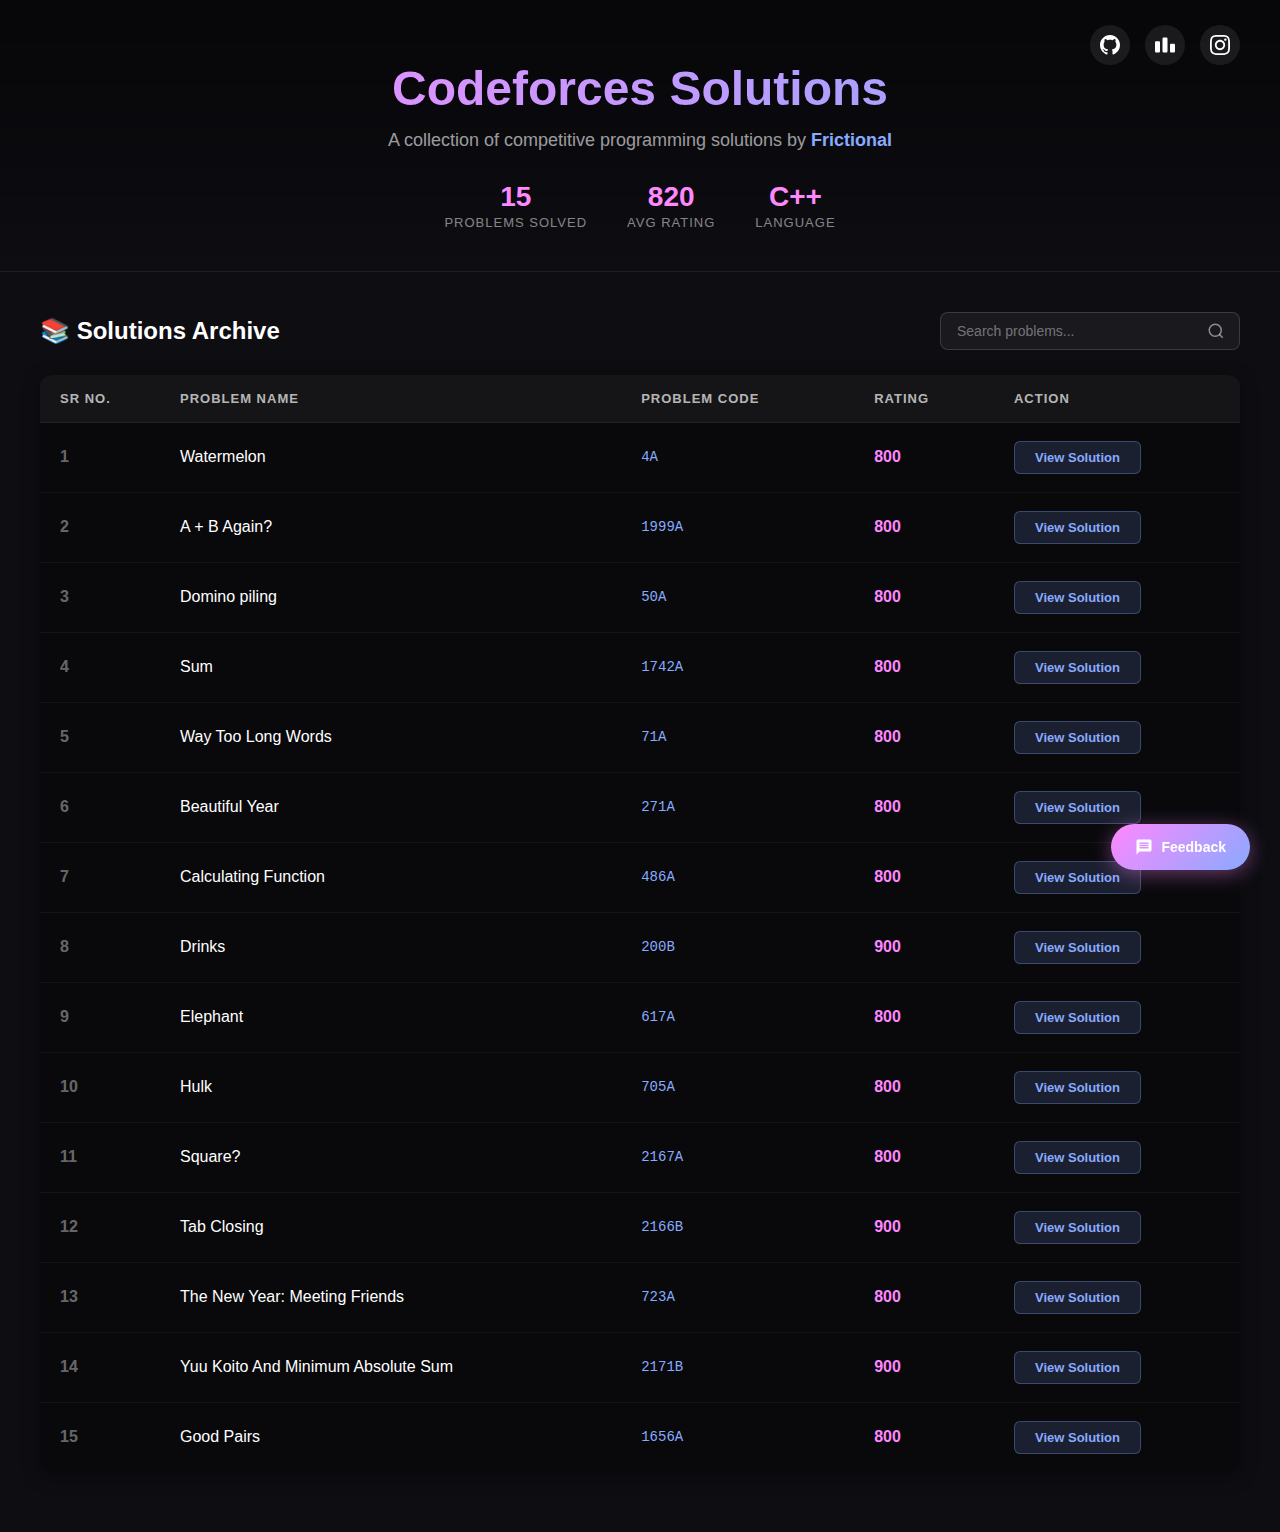
<file: index.html>
<!DOCTYPE html>
<html lang="en">
<head>
  <meta charset="UTF-8" />
  <meta name="viewport" content="width=device-width, initial-scale=1.0" />
  <title>Frictional's Codeforces Solutions</title>
    <link rel="stylesheet" href="style.css" />
</head>

<body>
  <!-- HERO HEADER -->
  <div class="hero-header">
    <!-- Social Icons -->
    <div class="social-icons">
      <a href="https://github.com/Frictionalfor" target="_blank" title="GitHub">
        <svg width="20" height="20" viewBox="0 0 24 24" fill="currentColor">
          <path d="M12 0c-6.626 0-12 5.373-12 12 0 5.302 3.438 9.8 8.207 11.387.599.111.793-.261.793-.577v-2.234c-3.338.726-4.033-1.416-4.033-1.416-.546-1.387-1.333-1.756-1.333-1.756-1.089-.745.083-.729.083-.729 1.205.084 1.839 1.237 1.839 1.237 1.07 1.834 2.807 1.304 3.492.997.107-.775.418-1.305.762-1.604-2.665-.305-5.467-1.334-5.467-5.931 0-1.311.469-2.381 1.236-3.221-.124-.303-.535-1.524.117-3.176 0 0 1.008-.322 3.301 1.23.957-.266 1.983-.399 3.003-.404 1.02.005 2.047.138 3.006.404 2.291-1.552 3.297-1.23 3.297-1.23.653 1.653.242 2.874.118 3.176.77.84 1.235 1.911 1.235 3.221 0 4.609-2.807 5.624-5.479 5.921.43.372.823 1.102.823 2.222v3.293c0 .319.192.694.801.576 4.765-1.589 8.199-6.086 8.199-11.386 0-6.627-5.373-12-12-12z"/>
        </svg>
      </a>
      <a href="https://codeforces.com/profile/swanand2008.08" target="_blank" title="Codeforces">
        <svg width="20" height="20" viewBox="0 0 24 24" fill="currentColor">
          <path d="M4.5 7.5C5.328 7.5 6 8.172 6 9v10.5c0 .828-.672 1.5-1.5 1.5h-3C.672 21 0 20.328 0 19.5V9c0-.828.672-1.5 1.5-1.5h3zm9-4.5c.828 0 1.5.672 1.5 1.5v15c0 .828-.672 1.5-1.5 1.5h-3c-.828 0-1.5-.672-1.5-1.5v-15c0-.828.672-1.5 1.5-1.5h3zm9 7.5c.828 0 1.5.672 1.5 1.5v7.5c0 .828-.672 1.5-1.5 1.5h-3c-.828 0-1.5-.672-1.5-1.5V12c0-.828.672-1.5 1.5-1.5h3z"/>
        </svg>
      </a>
      <a href="https://www.instagram.com/codeforces_with_swanand/" target="_blank" title="Instagram">
        <svg width="20" height="20" viewBox="0 0 24 24" fill="currentColor">
          <path d="M12 2.163c3.204 0 3.584.012 4.85.07 3.252.148 4.771 1.691 4.919 4.919.058 1.265.069 1.645.069 4.849 0 3.205-.012 3.584-.069 4.849-.149 3.225-1.664 4.771-4.919 4.919-1.266.058-1.644.07-4.85.07-3.204 0-3.584-.012-4.849-.07-3.26-.149-4.771-1.699-4.919-4.92-.058-1.265-.07-1.644-.07-4.849 0-3.204.013-3.583.07-4.849.149-3.227 1.664-4.771 4.919-4.919 1.266-.057 1.645-.069 4.849-.069zm0-2.163c-3.259 0-3.667.014-4.947.072-4.358.2-6.78 2.618-6.98 6.98-.059 1.281-.073 1.689-.073 4.948 0 3.259.014 3.668.072 4.948.2 4.358 2.618 6.78 6.98 6.98 1.281.058 1.689.072 4.948.072 3.259 0 3.668-.014 4.948-.072 4.354-.2 6.782-2.618 6.979-6.98.059-1.28.073-1.689.073-4.948 0-3.259-.014-3.667-.072-4.947-.196-4.354-2.617-6.78-6.979-6.98-1.281-.059-1.69-.073-4.949-.073zm0 5.838c-3.403 0-6.162 2.759-6.162 6.162s2.759 6.163 6.162 6.163 6.162-2.759 6.162-6.163c0-3.403-2.759-6.162-6.162-6.162zm0 10.162c-2.209 0-4-1.79-4-4 0-2.209 1.791-4 4-4s4 1.791 4 4c0 2.21-1.791 4-4 4zm6.406-11.845c-.796 0-1.441.645-1.441 1.44s.645 1.44 1.441 1.44c.795 0 1.439-.645 1.439-1.44s-.644-1.44-1.439-1.44z"/>
        </svg>
      </a>
    </div>

    <!-- Main Title -->
    <h1 class="main-title">Codeforces Solutions</h1>
    <p class="subtitle">A collection of competitive programming solutions by <span class="author">Frictional</span></p>

    <!-- Stats Bar -->
    <div class="stats-bar">
      <div class="stat-item">
        <span class="stat-number" id="total-problems">0</span>
        <span class="stat-label">Problems Solved</span>
      </div>
      <div class="stat-item">
        <span class="stat-number" id="avg-rating">—</span>
        <span class="stat-label">Avg Rating</span>
      </div>
      <div class="stat-item">
        <span class="stat-number">C++</span>
        <span class="stat-label">Language</span>
      </div>
    </div>
  </div>

  <!-- CONTENT -->
  <div class="content-wrapper">
    
    <!-- Section Header with Search -->
    <div class="section-header">
      <h2 class="section-title">📚 Solutions Archive</h2>
      <div class="search-container">
        <input 
          type="text" 
          id="search-box" 
          class="search-box" 
          placeholder="Search problems..."
          autocomplete="off"
        >
        <svg class="search-icon" width="18" height="18" viewBox="0 0 24 24" fill="none" stroke="currentColor" stroke-width="2">
          <circle cx="11" cy="11" r="8"></circle>
          <path d="m21 21-4.35-4.35"></path>
        </svg>
      </div>
    </div>

    <!-- TABLE -->
    <table class="cf-table">
      <thead>
        <tr>
          <th>Sr No.</th>
          <th>Problem Name</th>
          <th>Problem Code</th>
          <th>Rating</th>
          <th>Action</th>
        </tr>
      </thead>
      <tbody id="table-body">
        <tr>
          <td colspan="5" style="text-align: center; padding: 40px; color: rgba(255,255,255,0.4);">
            Loading problems...
          </td>
        </tr>
      </tbody>
    </table>

    <div id="no-results" class="no-results" style="display: none;">
      No problems found matching your search.
    </div>

  </div>

  <!-- FEEDBACK BUTTON -->
  <a href="mailto:swanand2008.08@gmail.com?subject=Feedback%20for%20Codeforces%20Solutions&body=Hi%20Frictional,%0D%0A%0D%0AI%20have%20some%20feedback%20about%20your%20solutions%20website:%0D%0A%0D%0A" class="feedback-btn" title="Send Feedback">
    <svg class="feedback-icon" viewBox="0 0 24 24" fill="currentColor">
      <path d="M20 2H4c-1.1 0-1.99.9-1.99 2L2 22l4-4h14c1.1 0 2-.9 2-2V4c0-1.1-.9-2-2-2zm-2 12H6v-2h12v2zm0-3H6V9h12v2zm0-3H6V6h12v2z"/>
    </svg>
    Feedback
  </a>

  <!-- JS AUTO BUILDER -->
  <script>
    let allProblems = [];

    fetch("solutions/list.json")
      .then(res => res.json())
      .then(data => {
        allProblems = data;
        const body = document.getElementById("table-body");
        body.innerHTML = "";

        // Calculate stats
        const totalProblems = data.length;
        const avgRating = Math.round(data.reduce((sum, item) => sum + parseInt(item.rating), 0) / totalProblems);
        
        document.getElementById("total-problems").textContent = totalProblems;
        document.getElementById("avg-rating").textContent = avgRating;

        // Build table
        renderTable(data);

        // Setup search functionality
        setupSearch();
      })
      .catch(err => {
        document.getElementById("table-body").innerHTML = `
          <tr>
            <td colspan="5" style="text-align: center; padding: 40px; color: rgba(255,88,88,0.7);">
              Failed to load problems. Check console for details.
            </td>
          </tr>`;
        console.error("Error loading solutions:", err);
      });

    function renderTable(data) {
      const body = document.getElementById("table-body");
      body.innerHTML = "";
      
      data.forEach((item, index) => {
        const row = document.createElement('tr');
        row.setAttribute('data-problem-name', item.name.toLowerCase());
        row.setAttribute('data-problem-code', item.code.toLowerCase());
        row.innerHTML = `
          <td class="sr-no">${index + 1}</td>
          <td class="problem-name">${item.name}</td>
          <td class="problem-code">${item.code}</td>
          <td class="rating">${item.rating}</td>
          <td><a class="view-btn" href="solutions/${item.code}/index.html">View Solution</a></td>
        `;
        body.appendChild(row);
      });
    }

    function setupSearch() {
      const searchBox = document.getElementById('search-box');
      const tableBody = document.getElementById('table-body');
      const noResults = document.getElementById('no-results');

      searchBox.addEventListener('input', function(e) {
        const searchTerm = e.target.value.toLowerCase().trim();
        const rows = tableBody.querySelectorAll('tr');
        let visibleCount = 0;

        rows.forEach(row => {
          const problemName = row.getAttribute('data-problem-name') || '';
          const problemCode = row.getAttribute('data-problem-code') || '';
          
          if (problemName.includes(searchTerm) || problemCode.includes(searchTerm)) {
            row.classList.remove('hidden');
            visibleCount++;
          } else {
            row.classList.add('hidden');
          }
        });

        // Show/hide no results message
        if (visibleCount === 0 && searchTerm !== '') {
          noResults.style.display = 'block';
        } else {
          noResults.style.display = 'none';
        }
      });
    }
  </script>

</body>
</html>
</file>
<file: style.css>
body {
      font-family: 'Poppins', sans-serif;
      background: #0d0d12;
      color: white;
      margin: 0;
      padding: 0;
    }

    /* ==================== HERO HEADER ==================== */
    .hero-header {
      padding: 60px 40px 40px 40px;
      text-align: center;
      background: linear-gradient(180deg, rgba(0,0,0,0.5) 0%, rgba(13,13,18,0) 100%);
      border-bottom: 1px solid rgba(255,255,255,0.1);
      position: relative;
    }

    /* Social Icons - Top Right Corner */
    .social-icons {
      position: absolute;
      top: 25px;
      right: 40px;
      display: flex;
      gap: 15px;
    }

    .social-icons a {
      display: flex;
      align-items: center;
      justify-content: center;
      width: 40px;
      height: 40px;
      background: rgba(255,255,255,0.08);
      border-radius: 50%;
      transition: all 0.3s ease;
    }

    .social-icons a:hover {
      background: rgba(136, 170, 255, 0.2);
      transform: translateY(-3px);
    }

    .social-icons img {
      width: 20px;
      height: 20px;
      filter: brightness(0) invert(1);
    }

    .social-icons svg {
      fill: white;
      transition: all 0.3s ease;
    }

    .social-icons a:hover svg {
      fill: white;
    }

    /* Main Title */
    .main-title {
      font-size: 48px;
      font-weight: 700;
      margin: 0 0 12px 0;
      background: linear-gradient(90deg, #ff88ff, #88aaff);
      -webkit-background-clip: text;
      background-clip: text;
      color: transparent;
      line-height: 1.2;
    }

    /* Subtitle */
    .subtitle {
      font-size: 18px;
      color: rgba(255,255,255,0.6);
      margin: 0;
      font-weight: 400;
    }

    .subtitle .author {
      color: #88aaff;
      font-weight: 600;
    }

    /* Stats Bar */
    .stats-bar {
      display: flex;
      justify-content: center;
      gap: 40px;
      margin-top: 30px;
    }

    .stat-item {
      text-align: center;
    }

    .stat-number {
      font-size: 28px;
      font-weight: 700;
      color: #ff88ff;
      display: block;
    }

    .stat-label {
      font-size: 13px;
      color: rgba(255,255,255,0.5);
      text-transform: uppercase;
      letter-spacing: 1px;
      margin-top: 4px;
    }

    /* ==================== CONTENT AREA ==================== */
    .content-wrapper {
      max-width: 1200px;
      margin: 0 auto;
      padding: 40px 40px 60px 40px;
    }

    /* Section Header */
    .section-header {
      margin-bottom: 25px;
      display: flex;
      justify-content: space-between;
      align-items: center;
      flex-wrap: wrap;
      gap: 15px;
    }

    .section-title {
      font-size: 24px;
      font-weight: 600;
      color: white;
      margin: 0;
    }

    /* Search Box */
    .search-container {
      position: relative;
      width: 300px;
    }

    .search-box {
      width: 100%;
      padding: 10px 45px 10px 16px;
      background: rgba(255,255,255,0.05);
      border: 1px solid rgba(255,255,255,0.15);
      border-radius: 8px;
      color: white;
      font-size: 14px;
      font-family: 'Poppins', sans-serif;
      transition: all 0.3s ease;
      box-sizing: border-box;
    }

    .search-box:focus {
      outline: none;
      background: rgba(255,255,255,0.08);
      border-color: rgba(136, 170, 255, 0.5);
    }

    .search-box::placeholder {
      color: rgba(255,255,255,0.4);
    }

    .search-icon {
      position: absolute;
      right: 15px;
      top: 50%;
      transform: translateY(-50%);
      color: rgba(255,255,255,0.5);
      pointer-events: none;
      width: 18px;
      height: 18px;
    }

    .no-results {
      text-align: center;
      padding: 40px;
      color: rgba(255,255,255,0.5);
      font-size: 16px;
    }

    /* ==================== TABLE ==================== */
    .cf-table {
      width: 100%;
      border-collapse: collapse;
      background: rgba(0,0,0,0.3);
      border-radius: 12px;
      overflow: hidden;
      box-shadow: 0 4px 20px rgba(0,0,0,0.3);
    }

    .cf-table thead {
      background: rgba(255,255,255,0.05);
    }

    .cf-table th {
      padding: 16px 20px;
      text-align: left;
      font-weight: 600;
      font-size: 13px;
      text-transform: uppercase;
      letter-spacing: 1px;
      color: rgba(255,255,255,0.7);
      border-bottom: 1px solid rgba(255,255,255,0.1);
    }

    .cf-table td {
      padding: 18px 20px;
      border-bottom: 1px solid rgba(255,255,255,0.05);
    }

    .cf-table tbody tr {
      transition: all 0.2s ease;
    }

    .cf-table tbody tr:hover {
      background: rgba(255,255,255,0.05);
      transform: translateX(4px);
    }

    .cf-table tbody tr:last-child td {
      border-bottom: none;
    }

    .cf-table tbody tr.hidden {
      display: none;
    }

    /* Table Cells */
    .sr-no {
      color: rgba(255,255,255,0.4);
      font-weight: 600;
      width: 80px;
    }

    .problem-name {
      color: white;
      font-weight: 500;
    }

    .problem-code {
      color: #88aaff;
      font-family: 'Fira Code', monospace;
      font-size: 14px;
    }

    .rating {
      color: #ff88ff;
      font-weight: 600;
    }

    /* View Button */
    .view-btn {
      display: inline-block;
      padding: 8px 20px;
      background: rgba(136, 170, 255, 0.15);
      border: 1px solid rgba(136, 170, 255, 0.3);
      border-radius: 6px;
      color: #88aaff;
      text-decoration: none;
      font-weight: 600;
      font-size: 13px;
      transition: all 0.2s ease;
    }

    .view-btn:hover {
      background: rgba(136, 170, 255, 0.25);
      border-color: rgba(136, 170, 255, 0.5);
      transform: translateY(-2px);
    }

    /* ==================== RESPONSIVE ==================== */
    @media (max-width: 900px) {
      .hero-header {
        padding: 50px 30px 35px 30px;
      }

      .social-icons {
        position: static;
        justify-content: center;
        margin-bottom: 25px;
      }

      .main-title {
        font-size: 36px;
      }

      .subtitle {
        font-size: 16px;
      }

      .stats-bar {
        flex-wrap: wrap;
        gap: 25px;
      }

      .content-wrapper {
        padding: 30px 20px;
      }

      .section-header {
        flex-direction: column;
        align-items: flex-start;
      }

      .search-container {
        width: 100%;
      }

      .cf-table {
        font-size: 14px;
      }

      .cf-table th,
      .cf-table td {
        padding: 12px 15px;
      }
    }

    @media (max-width: 600px) {
      .main-title {
        font-size: 28px;
      }

      .stats-bar {
        gap: 20px;
      }

      .stat-number {
        font-size: 22px;
      }

      .cf-table th,
      .cf-table td {
        padding: 10px 12px;
        font-size: 13px;
      }

      .cf-table th:first-child,
      .cf-table td:first-child {
        display: none;
      }
    }

    /* ==================== FEEDBACK BUTTON ==================== */
    .feedback-btn {
      position: fixed;
      bottom: 30px;
      right: 30px;
      background: linear-gradient(135deg, #ff88ff, #88aaff);
      color: white;
      border: none;
      border-radius: 50px;
      padding: 14px 24px;
      font-size: 14px;
      font-weight: 600;
      font-family: 'Poppins', sans-serif;
      cursor: pointer;
      box-shadow: 0 4px 20px rgba(255, 136, 255, 0.4);
      transition: all 0.3s ease;
      display: flex;
      align-items: center;
      gap: 8px;
      z-index: 1000;
      text-decoration: none;
    }

    .feedback-btn:hover {
      transform: translateY(-3px);
      box-shadow: 0 8px 30px rgba(255, 136, 255, 0.6);
    }

    .feedback-btn:active {
      transform: translateY(-1px);
    }

    .feedback-icon {
      width: 18px;
      height: 18px;
      fill: white;
    }

    @media (max-width: 600px) {
      .feedback-btn {
        bottom: 20px;
        right: 20px;
        padding: 12px 20px;
        font-size: 13px;
      }
    }
</file>
